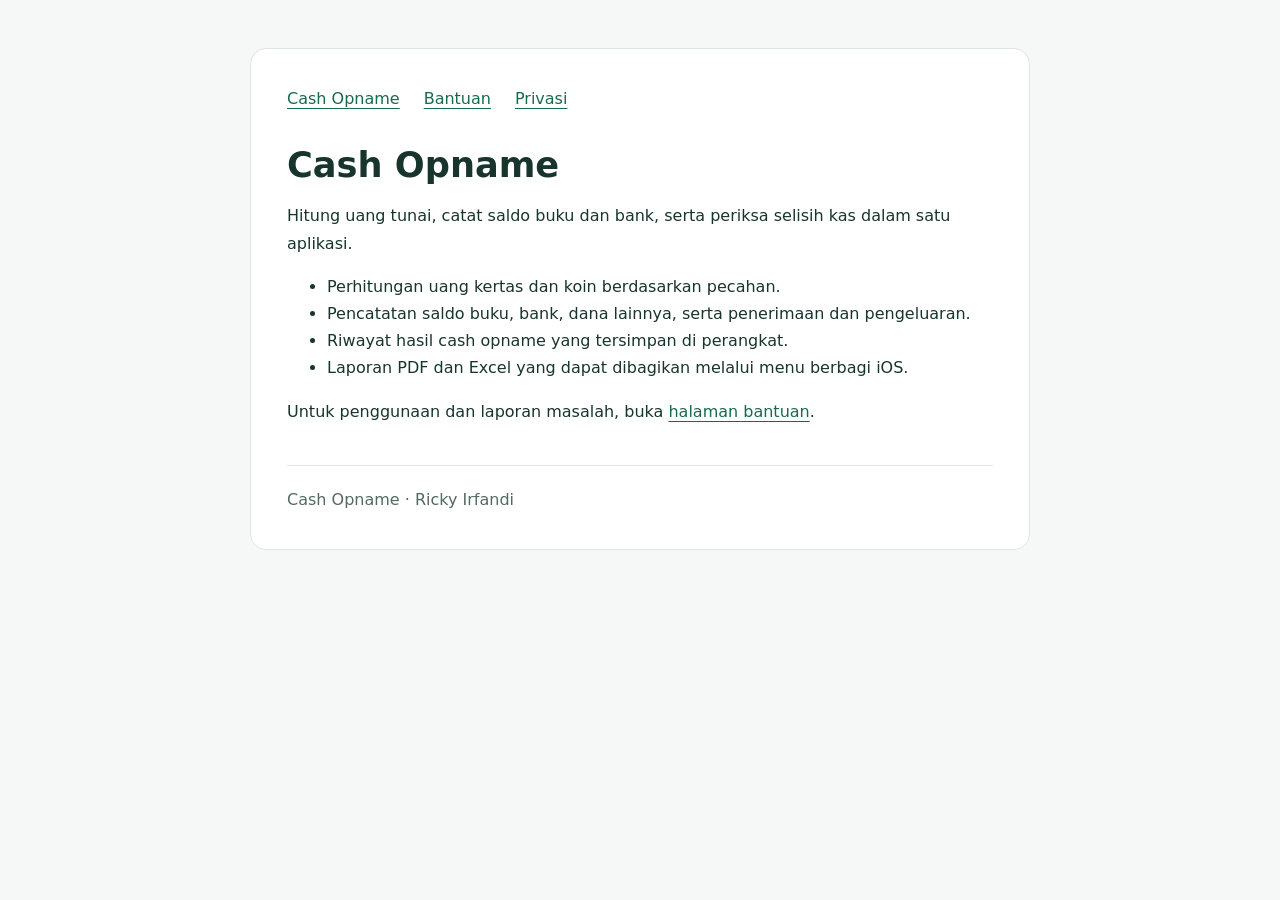
<file: index.html>
<!doctype html>
<html lang="id">
<head><meta charset="utf-8"><meta name="viewport" content="width=device-width, initial-scale=1"><title>Cash Opname</title><meta name="description" content="Hitung uang tunai, periksa selisih kas, dan buat laporan PDF atau Excel dengan Cash Opname."><link rel="stylesheet" href="style.css"></head>
<body><main>
<nav aria-label="Navigasi"><a href="index.html">Cash Opname</a><a href="support.html">Bantuan</a><a href="privacy.html">Privasi</a></nav>
<h1>Cash Opname</h1>
<p>Hitung uang tunai, catat saldo buku dan bank, serta periksa selisih kas dalam satu aplikasi.</p>
<ul><li>Perhitungan uang kertas dan koin berdasarkan pecahan.</li><li>Pencatatan saldo buku, bank, dana lainnya, serta penerimaan dan pengeluaran.</li><li>Riwayat hasil cash opname yang tersimpan di perangkat.</li><li>Laporan PDF dan Excel yang dapat dibagikan melalui menu berbagi iOS.</li></ul>
<p>Untuk penggunaan dan laporan masalah, buka <a href="support.html">halaman bantuan</a>.</p>
<footer>Cash Opname · Ricky Irfandi</footer>
</main></body></html>
</file>
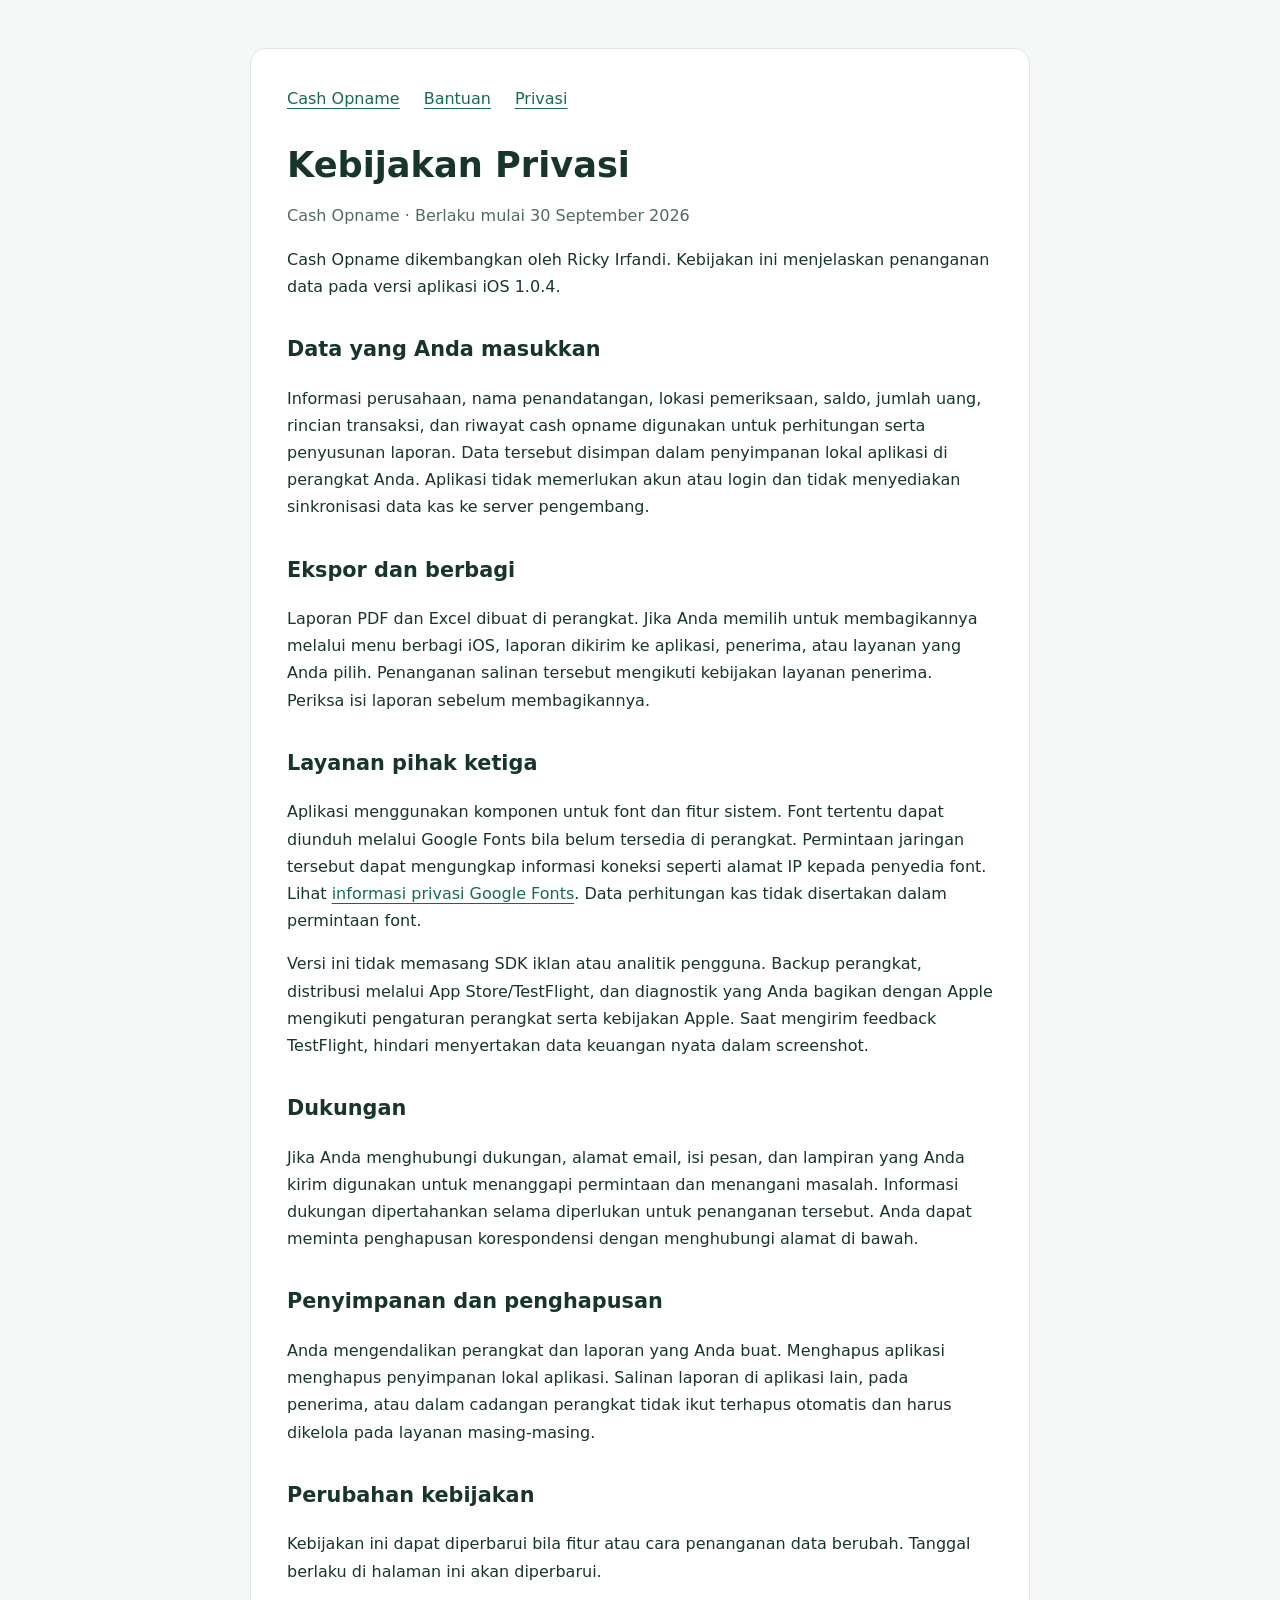
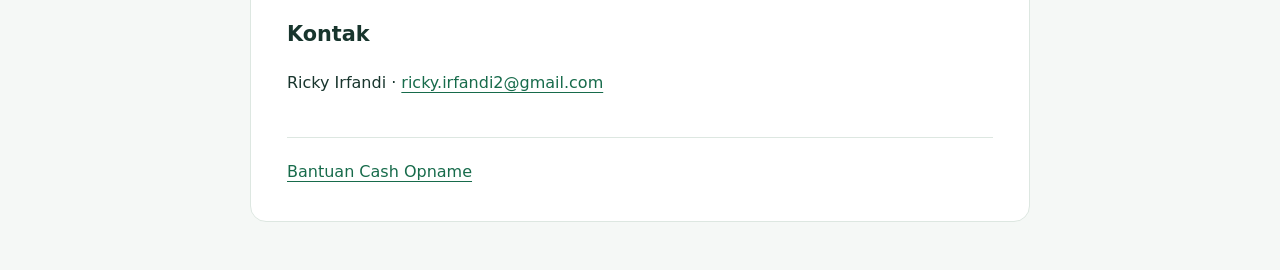
<file: privacy.html>
<!doctype html>
<html lang="id">
<head><meta charset="utf-8"><meta name="viewport" content="width=device-width, initial-scale=1"><title>Kebijakan Privasi — Cash Opname</title><link rel="stylesheet" href="style.css"></head>
<body><main>
<nav aria-label="Navigasi"><a href="index.html">Cash Opname</a><a href="support.html">Bantuan</a><a href="privacy.html" aria-current="page">Privasi</a></nav>
<h1>Kebijakan Privasi</h1>
<p class="muted">Cash Opname · Berlaku mulai 30 September 2026</p>
<p>Cash Opname dikembangkan oleh Ricky Irfandi. Kebijakan ini menjelaskan penanganan data pada versi aplikasi iOS 1.0.4.</p>
<h2>Data yang Anda masukkan</h2>
<p>Informasi perusahaan, nama penandatangan, lokasi pemeriksaan, saldo, jumlah uang, rincian transaksi, dan riwayat cash opname digunakan untuk perhitungan serta penyusunan laporan. Data tersebut disimpan dalam penyimpanan lokal aplikasi di perangkat Anda. Aplikasi tidak memerlukan akun atau login dan tidak menyediakan sinkronisasi data kas ke server pengembang.</p>
<h2>Ekspor dan berbagi</h2>
<p>Laporan PDF dan Excel dibuat di perangkat. Jika Anda memilih untuk membagikannya melalui menu berbagi iOS, laporan dikirim ke aplikasi, penerima, atau layanan yang Anda pilih. Penanganan salinan tersebut mengikuti kebijakan layanan penerima. Periksa isi laporan sebelum membagikannya.</p>
<h2>Layanan pihak ketiga</h2>
<p>Aplikasi menggunakan komponen untuk font dan fitur sistem. Font tertentu dapat diunduh melalui Google Fonts bila belum tersedia di perangkat. Permintaan jaringan tersebut dapat mengungkap informasi koneksi seperti alamat IP kepada penyedia font. Lihat <a href="https://developers.google.com/fonts/faq/privacy">informasi privasi Google Fonts</a>. Data perhitungan kas tidak disertakan dalam permintaan font.</p>
<p>Versi ini tidak memasang SDK iklan atau analitik pengguna. Backup perangkat, distribusi melalui App Store/TestFlight, dan diagnostik yang Anda bagikan dengan Apple mengikuti pengaturan perangkat serta kebijakan Apple. Saat mengirim feedback TestFlight, hindari menyertakan data keuangan nyata dalam screenshot.</p>
<h2>Dukungan</h2>
<p>Jika Anda menghubungi dukungan, alamat email, isi pesan, dan lampiran yang Anda kirim digunakan untuk menanggapi permintaan dan menangani masalah. Informasi dukungan dipertahankan selama diperlukan untuk penanganan tersebut. Anda dapat meminta penghapusan korespondensi dengan menghubungi alamat di bawah.</p>
<h2>Penyimpanan dan penghapusan</h2>
<p>Anda mengendalikan perangkat dan laporan yang Anda buat. Menghapus aplikasi menghapus penyimpanan lokal aplikasi. Salinan laporan di aplikasi lain, pada penerima, atau dalam cadangan perangkat tidak ikut terhapus otomatis dan harus dikelola pada layanan masing-masing.</p>
<h2>Perubahan kebijakan</h2>
<p>Kebijakan ini dapat diperbarui bila fitur atau cara penanganan data berubah. Tanggal berlaku di halaman ini akan diperbarui.</p>
<h2>Kontak</h2>
<p>Ricky Irfandi · <a href="mailto:ricky.irfandi2@gmail.com">ricky.irfandi2@gmail.com</a></p>
<footer><a href="support.html">Bantuan Cash Opname</a></footer>
</main></body></html>
</file>
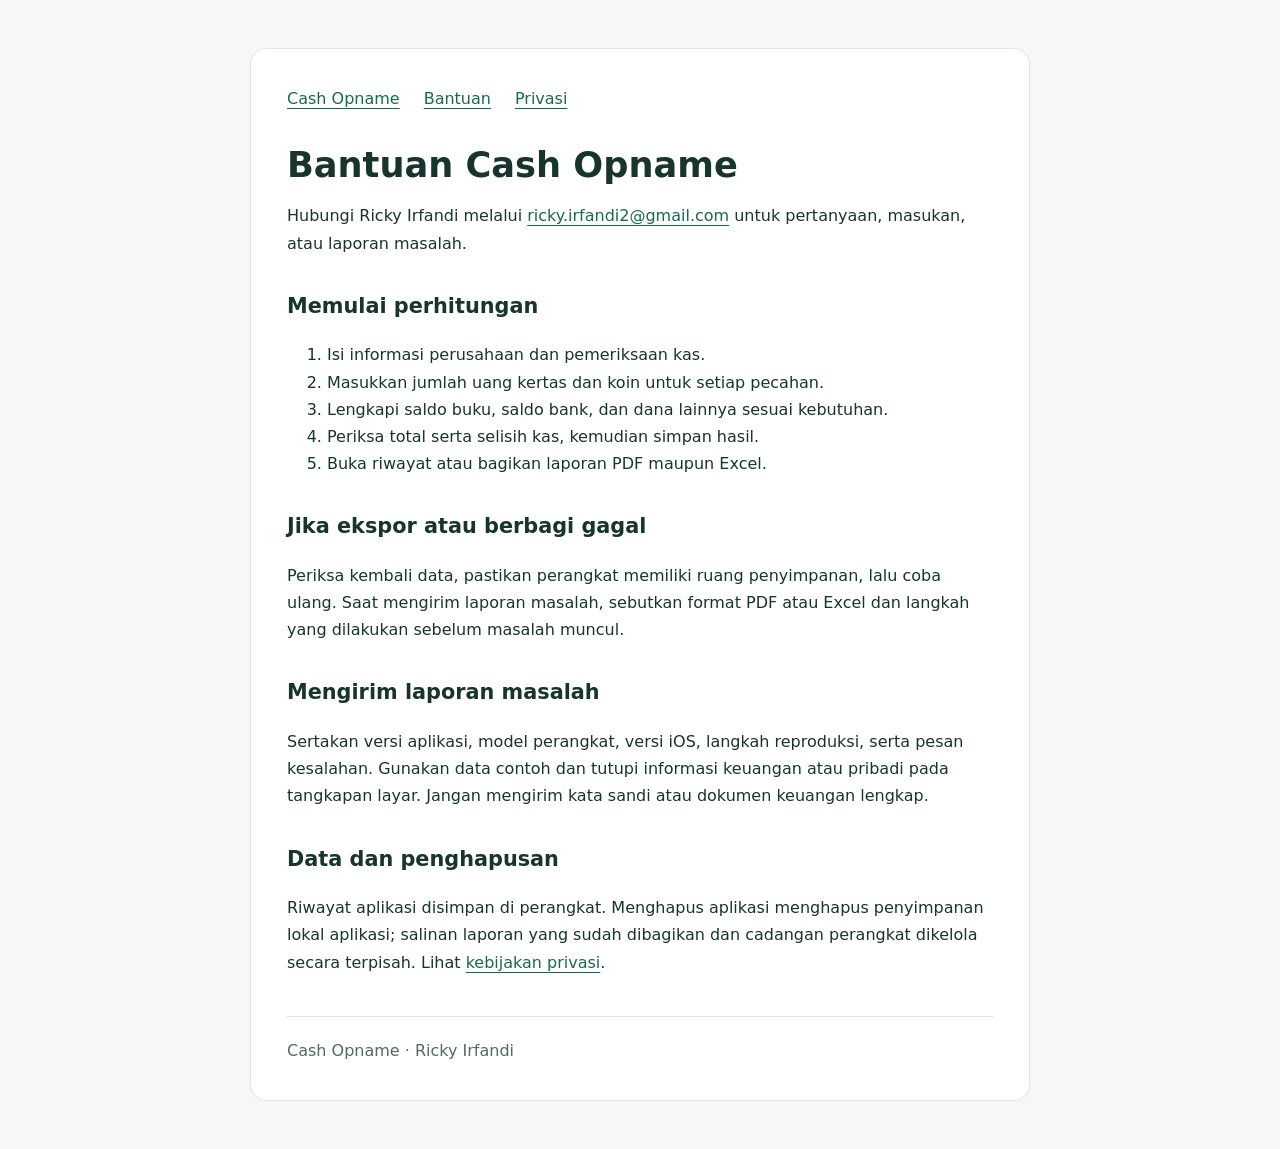
<file: support.html>
<!doctype html>
<html lang="id">
<head><meta charset="utf-8"><meta name="viewport" content="width=device-width, initial-scale=1"><title>Bantuan — Cash Opname</title><link rel="stylesheet" href="style.css"></head>
<body><main>
<nav aria-label="Navigasi"><a href="index.html">Cash Opname</a><a href="support.html" aria-current="page">Bantuan</a><a href="privacy.html">Privasi</a></nav>
<h1>Bantuan Cash Opname</h1>
<p>Hubungi Ricky Irfandi melalui <a href="mailto:ricky.irfandi2@gmail.com?subject=Bantuan%20Cash%20Opname">ricky.irfandi2@gmail.com</a> untuk pertanyaan, masukan, atau laporan masalah.</p>
<h2>Memulai perhitungan</h2>
<ol><li>Isi informasi perusahaan dan pemeriksaan kas.</li><li>Masukkan jumlah uang kertas dan koin untuk setiap pecahan.</li><li>Lengkapi saldo buku, saldo bank, dan dana lainnya sesuai kebutuhan.</li><li>Periksa total serta selisih kas, kemudian simpan hasil.</li><li>Buka riwayat atau bagikan laporan PDF maupun Excel.</li></ol>
<h2>Jika ekspor atau berbagi gagal</h2>
<p>Periksa kembali data, pastikan perangkat memiliki ruang penyimpanan, lalu coba ulang. Saat mengirim laporan masalah, sebutkan format PDF atau Excel dan langkah yang dilakukan sebelum masalah muncul.</p>
<h2>Mengirim laporan masalah</h2>
<p>Sertakan versi aplikasi, model perangkat, versi iOS, langkah reproduksi, serta pesan kesalahan. Gunakan data contoh dan tutupi informasi keuangan atau pribadi pada tangkapan layar. Jangan mengirim kata sandi atau dokumen keuangan lengkap.</p>
<h2>Data dan penghapusan</h2>
<p>Riwayat aplikasi disimpan di perangkat. Menghapus aplikasi menghapus penyimpanan lokal aplikasi; salinan laporan yang sudah dibagikan dan cadangan perangkat dikelola secara terpisah. Lihat <a href="privacy.html">kebijakan privasi</a>.</p>
<footer>Cash Opname · Ricky Irfandi</footer>
</main></body></html>
</file>
<file: style.css>
:root { color-scheme: light; font-family: system-ui, sans-serif; color: #18352d; background: #f5f8f6; }
* { box-sizing: border-box; }
body { margin: 0; line-height: 1.7; }
main { max-width: 780px; margin: 48px auto; padding: 36px; background: white; border: 1px solid #dde7e1; border-radius: 16px; }
nav { display: flex; flex-wrap: wrap; gap: 24px; margin-bottom: 32px; }
a { color: #176b4b; text-underline-offset: 4px; overflow-wrap: anywhere; }
h1 { font-size: 2.2rem; line-height: 1.2; margin-bottom: 16px; }
h2 { font-size: 1.3rem; margin-top: 32px; }
.muted, footer { color: #526a60; }
footer { margin-top: 40px; padding-top: 20px; border-top: 1px solid #dde7e1; }
@media (max-width: 600px) { main { margin: 16px; padding: 24px; } h1 { font-size: 1.8rem; } }
</file>
